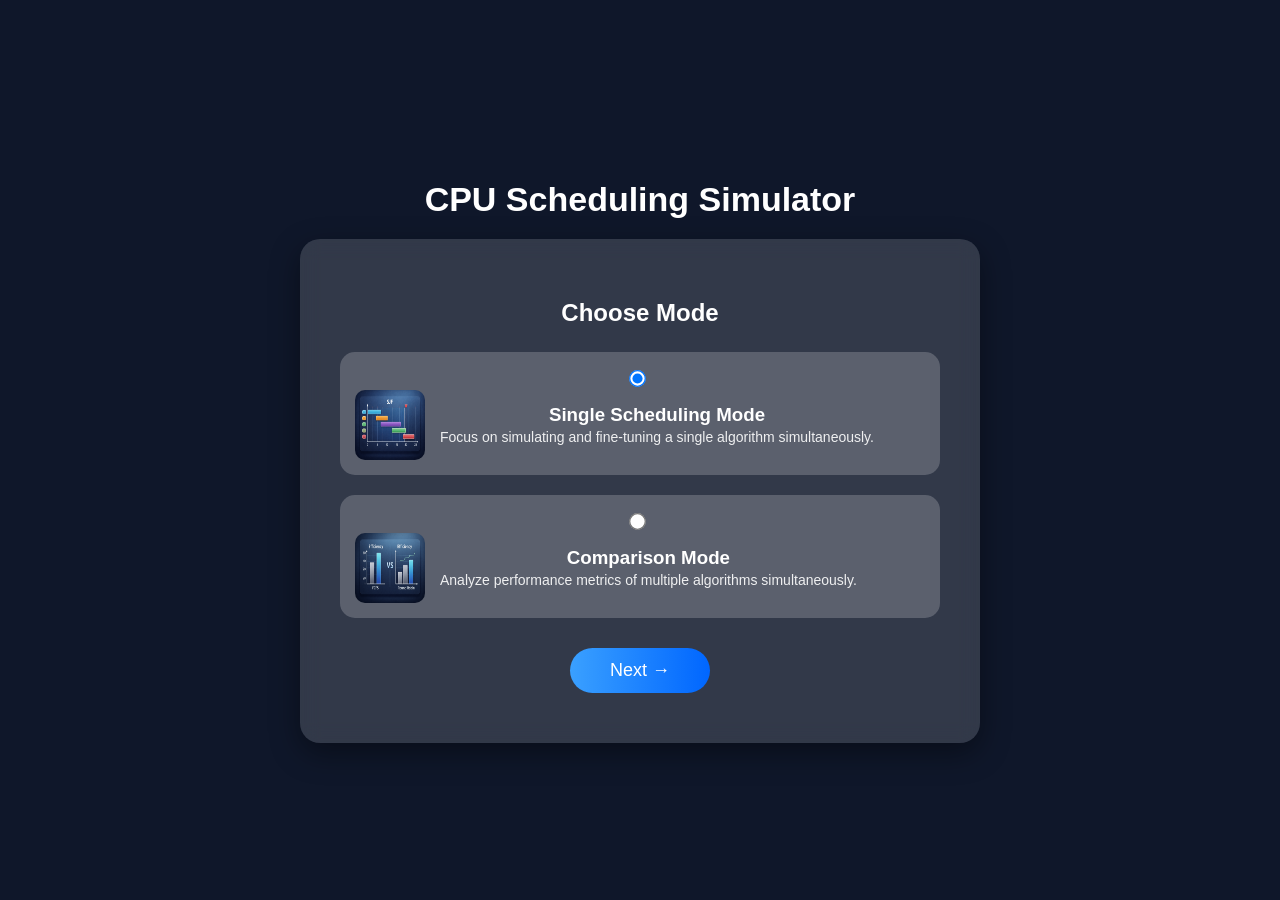
<file: cpu-scheduling-web/index.html>
<!DOCTYPE html>
<html>
<head>
<meta charset="UTF-8">
<title>CPU Scheduling Simulator</title>
<link rel="stylesheet" href="style.css">
</head>

<body>

<h1 class="title">CPU Scheduling Simulator</h1>

<div class="container">

<h2>Choose Mode</h2>

<div class="mode-box">

<label class="mode-option">
<input type="radio" name="mode" value="single" checked>

<div class="mode-content">
<img src="single.png">
<div>
<h3>Single Scheduling Mode</h3>
<p>Focus on simulating and fine-tuning a single algorithm simultaneously.</p>
</div>
</div>

</label>



<label class="mode-option">
<input type="radio" name="mode" value="comparison">

<div class="mode-content">
<img src="compare.png">
<div>
<h3>Comparison Mode</h3>
<p>Analyze performance metrics of multiple algorithms simultaneously.</p>
</div>
</div>

</label>

</div>

<button class="next-btn" onclick="goNext()">Next →</button>

</div>


<script>

function goNext(){

let mode=document.querySelector('input[name="mode"]:checked').value

if(mode==="single")
window.location="single.html"

else
window.location="comparison.html"

}

</script>


<style>

body{
font-family:Arial;
margin:0;
height:100vh;
display:flex;
flex-direction:column;
align-items:center;
justify-content:center;
background:#0f172a;
color:white;
}

.title{
margin-bottom:20px;
font-size:34px;
}

.container{
background:rgba(255,255,255,0.15);
backdrop-filter:blur(10px);
padding:40px;
border-radius:20px;
width:600px;
box-shadow:0 10px 30px rgba(0,0,0,0.4);
text-align:center;
}

.mode-box{
margin-top:25px;
display:flex;
flex-direction:column;
gap:20px;
}

.mode-option{
background:rgba(255,255,255,0.2);
border-radius:15px;
padding:15px;
cursor:pointer;
transition:0.3s;
display:block;
}

.mode-option:hover{
transform:scale(1.02);
background:rgba(255,255,255,0.3);
}

.mode-option input{
margin-right:10px;
transform:scale(1.3);
}

.mode-content{
display:flex;
align-items:center;
gap:15px;
}

.mode-content img{
width:70px;
height:70px;
border-radius:10px;
}

.mode-content h3{
margin:0;
}

.mode-content p{
margin:3px 0 0 0;
font-size:14px;
opacity:0.9;
}

.next-btn{
margin-top:30px;
background:linear-gradient(90deg,#3aa0ff,#0066ff);
border:none;
padding:12px 40px;
font-size:18px;
color:white;
border-radius:30px;
cursor:pointer;
transition:0.3s;
}

.next-btn:hover{
transform:scale(1.05);
}


 </style>

</body>
</html>
</file>
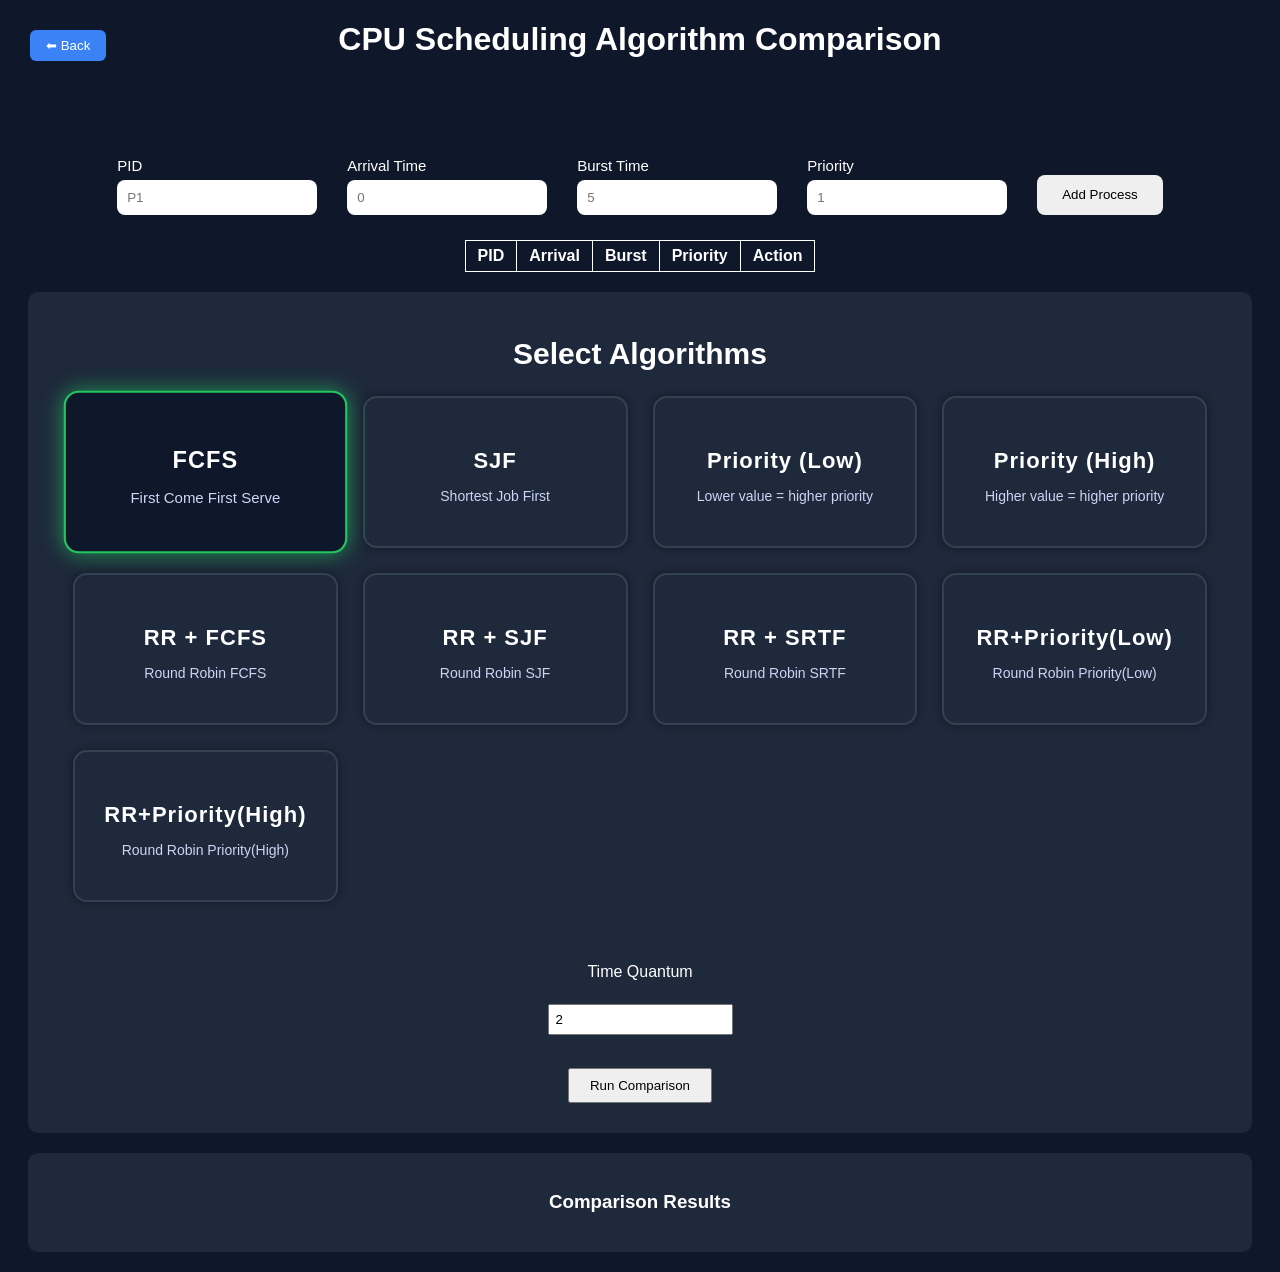
<file: cpu-scheduling-web/comparison.html>
<!DOCTYPE html>
<html>
<head>
<meta charset="UTF-8">
<title>Algorithm Comparison</title>
<link rel="stylesheet" href="style.css">
</head>

<body>

<button onclick="goBack()" class="back-btn">⬅ Back</button>

<h1>CPU Scheduling Algorithm Comparison</h1>
<br><br>
<br><br>

<!-- INPUT SECTION -->

<div class="input-row">

<div class="input-group">
<label>PID</label>
<input id="pid" placeholder="P1">
</div>

<div class="input-group">
<label>Arrival Time</label>
<input id="arrival" placeholder="0">
</div>

<div class="input-group">
<label>Burst Time</label>
<input id="burst" placeholder="5">
</div>

<div class="input-group">
<label>Priority</label>
<input id="priority" placeholder="1">
</div>

<div class="input-group">
<label>&nbsp;</label>
<button onclick="addProcess()">Add Process</button>
</div>

</div>

<!-- PROCESS TABLE -->

<table id="processTable">

<tr>
<th>PID</th>
<th>Arrival</th>
<th>Burst</th>
<th>Priority</th>
<th>Action</th>
</tr>

</table>

<!-- ALGORITHM SELECTION -->

<div class="panel">

<h2 class="algo-title">Select Algorithms</h2>

<div class="algo-grid">

<label class="algo-card">
<input type="checkbox" value="fcfs" checked>
<div class="algo-box">
<h3>FCFS</h3>
<p>First Come First Serve</p>
</div>
</label>

<label class="algo-card">
<input type="checkbox" value="sjf">
<div class="algo-box">
<h3>SJF</h3>
<p>Shortest Job First</p>
</div>
</label>

<label class="algo-card">
<input type="checkbox" value="priorityLow">
<div class="algo-box">
<h3>Priority (Low)</h3>
<p>Lower value = higher priority</p>
</div>
</label>

<label class="algo-card">
<input type="checkbox" value="priorityHigh">
<div class="algo-box">
<h3>Priority (High)</h3>
<p>Higher value = higher priority</p>
</div>
</label>

<label class="algo-card">
<input type="checkbox" value="rr_fcfs">
<div class="algo-box">
<h3>RR + FCFS</h3>
<p>Round Robin FCFS</p>
</div>
</label>

<label class="algo-card">
<input type="checkbox" value="rr_sjf">
<div class="algo-box">
<h3>RR + SJF</h3>
<p>Round Robin SJF</p>
</div>
</label>

<label class="algo-card">
<input type="checkbox" value="rr_srtf">
<div class="algo-box">
<h3>RR + SRTF</h3>
<p>Round Robin SRTF</p>
</div>
</label>

<label class="algo-card">
<input type="checkbox" value="rr_priorityLow">
<div class="algo-box">
<h3>RR+Priority(Low)</h3>
<p>Round Robin Priority(Low)</p>
</div>
</label>

<label class="algo-card">
<input type="checkbox" value="rr_priorityHigh">
<div class="algo-box">
<h3>RR+Priority(High)</h3>
<p>Round Robin Priority(High)</p>
</div>
</label>

</div>

<br><br>

<label>Time Quantum</label>
<br><br>
<input id="quantum" value="2">

<br><br>

<button onclick="runComparison()">Run Comparison</button>

</div>

<!-- RESULTS -->

<div class="panel">

<h3>Comparison Results</h3>

<div id="comparisonResults"></div>

</div>

<script src="scheduler.js"></script>

<script>

function goBack(){
window.location="index.html"
}

</script>

</body>
</html>
</file>
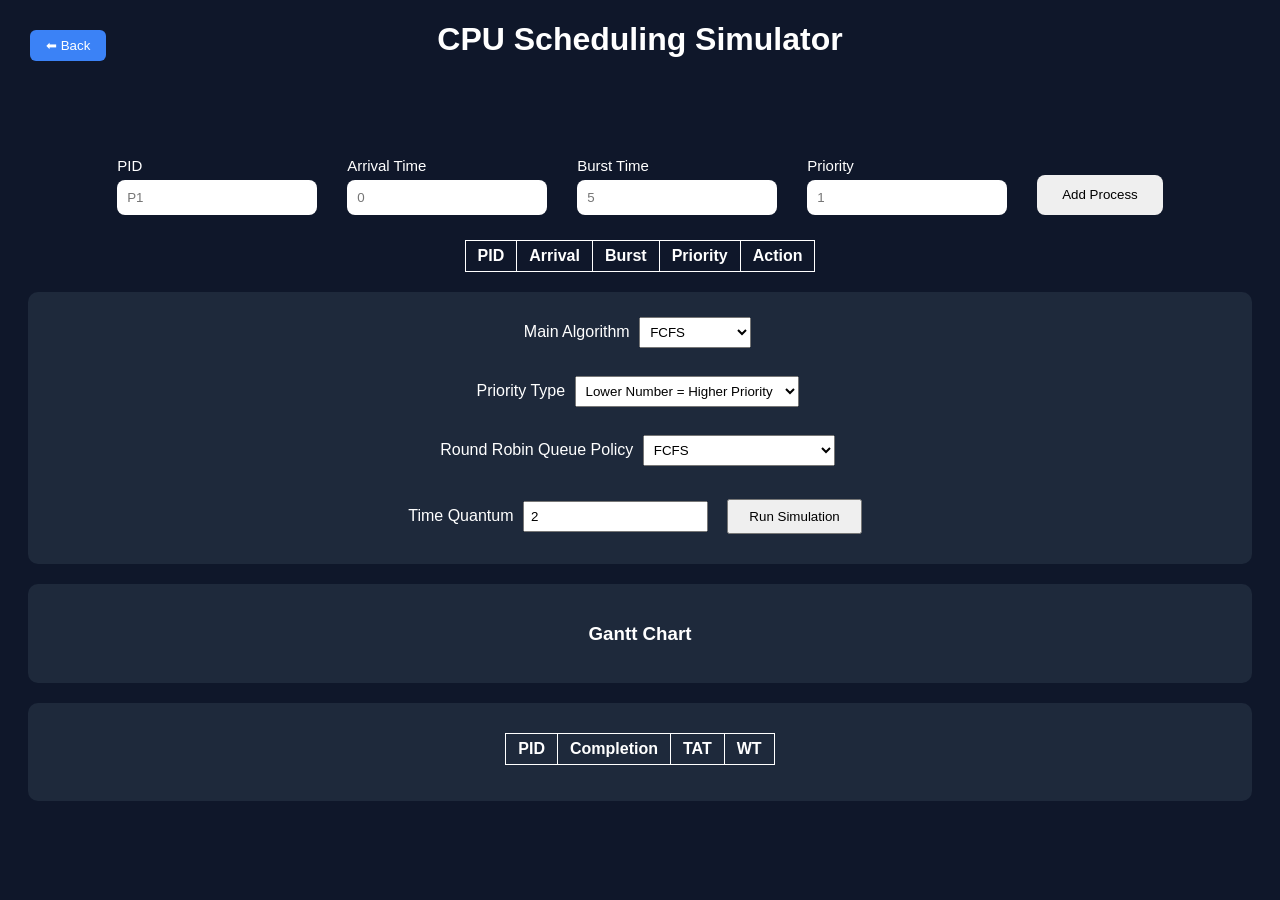
<file: cpu-scheduling-web/single.html>
<!DOCTYPE html>
<html>
<head>
<meta charset="UTF-8">
<title>Single Scheduling</title>
<link rel="stylesheet" href="style.css">
</head>

<body>
<button onclick="goBack()" class="back-btn">⬅ Back</button>
<h1>CPU Scheduling Simulator</h1>
<br><br>
<br><br>

<div class="input-row">

<div class="input-group">
<label>PID</label>
<input id="pid" placeholder="P1">
</div>

<div class="input-group">
<label>Arrival Time</label>
<input id="arrival" placeholder="0">
</div>

<div class="input-group">
<label>Burst Time</label>
<input id="burst" placeholder="5">
</div>

<div class="input-group">
<label>Priority</label>
<input id="priority" placeholder="1">
</div>

<div class="input-group">
<label>&nbsp;</label>
<button onclick="addProcess()">Add Process</button>
</div>

</div>

<table id="processTable">

<tr>
<th>PID</th>
<th>Arrival</th>
<th>Burst</th>
<th>Priority</th>
<th>Action</th>
</tr>

</table>

</div>

<div class="panel">

<label>Main Algorithm</label>

<select id="algorithm">
<option value="fcfs">FCFS</option>
<option value="sjf">SJF</option>
<option value="priority">Priority</option>
<option value="rr">Round Robin</option>
</select>
<br><br>
<label>Priority Type</label>

<select id="priorityType">
<option value="low">Lower Number = Higher Priority</option>
<option value="high">Higher Number = Higher Priority</option>
</select>

<br><br>

<label>Round Robin Queue Policy</label>

<select id="rrPolicy">
<option value="fcfs">FCFS</option>
<option value="sjf">SJF</option>
<option value="srtf">SRTF</option>
<option value="priorityLow">Priority (Low value higher)</option>
<option value="priorityHigh">Priority (High value higher)</option>
</select>

<br><br>

<label>Time Quantum</label>
<input id="quantum" value="2">

<button onclick="run()">Run Simulation</button>

</div>

<div class="panel">

<h3>Gantt Chart</h3>
<div id="ganttChart" class="gantt"></div>

</div>

<div class="panel">

<table id="resultTable">

<tr>
<th>PID</th>
<th>Completion</th>
<th>TAT</th>
<th>WT</th>
</tr>

</table>

<p id="avgTat"></p>
<p id="avgWt"></p>

</div>

<script src="scheduler.js"></script>

</body>
</html>
</file>
<file: cpu-scheduling-web/style.css>
body{
font-family:Arial;
background:#0f172a;
color:white;
text-align:center;
}

/* panels */

.panel{
background:#1e293b;
padding:20px;
margin:20px;
border-radius:10px;
}
.input-row{
display:flex;
justify-content:center;
align-items:flex-end;
gap:30px;
margin-bottom:25px;
}

.input-group{
display:flex;
flex-direction:column;
align-items:flex-start;
}

.input-group label{
font-size:15px;
margin-bottom:6px;
}

/* input fields */

.input-group input{
padding:10px;
width:180px;
border-radius:8px;
border:none;
margin:0;
}

/* button */

.input-group button{
padding:10px 25px;
border-radius:8px;
border:none;
cursor:pointer;
margin:0;
height:40px;
}

/* inputs */

input,select{
padding:6px;
margin:5px;
}

button{
padding:8px 20px;
margin:10px;
cursor:pointer;
}

/* tables */

table{
margin:auto;
border-collapse:collapse;
margin-top:10px;
}

th,td{
border:1px solid white;
padding:6px 12px;
}

/* Gantt Chart */

/* Gantt Chart */

.gantt-row{
display:flex;
justify-content:center;
margin-top:30px;
}

.gantt-block{
background:#2f63d6;
color:white;
padding:25px 0;
font-size:15px;
font-weight:bold;
text-align:center;
border:2px solid #e5e7eb;
}


.gantt-time{
display:flex;
justify-content:center;
margin-top:10px;
font-size:16px;
}

.gantt-time span{
position:relative;
top:10px;   /* move numbers slightly downward */
}

.time-row{
display:flex;
justify-content:center;
margin-top:10px;
font-size:16px;
}
.time-row span{
position:relative;
top:10px;   /* move numbers slightly downward */
}



.back-btn{
position:absolute;
top:20px;
left:20px;
background:#3b82f6;
color:white;
border:none;
padding:8px 16px;
border-radius:6px;
cursor:pointer;
}

.algo-title{
font-size:30px;
margin-bottom:25px;
font-weight:bold;
}

/* grid layout */

.algo-grid{
display:grid;
grid-template-columns:repeat(auto-fit,minmax(230px,1fr));
gap:25px;
margin:25px;
}

/* card container */

.algo-card{
cursor:pointer;
}

.algo-card input{
display:none;
}

/* card design */

.algo-box{
background:#1e293b;
padding:28px;
border-radius:14px;
border:2px solid #334155;
transition:all 0.35s ease;
text-align:center;
box-shadow:0 0 10px rgba(0,0,0,0.4);
}

/* hover effect */

.algo-box:hover{
transform:translateY(-6px) scale(1.03);
border-color:#3b82f6;
box-shadow:0 0 18px rgba(59,130,246,0.5);
}

/* title */

.algo-box h3{
margin-bottom:10px;
font-size:22px;
letter-spacing:1px;
}

/* description */

.algo-box p{
font-size:14px;
color:#cbd5f5;
}

/* selected card */

.algo-card input:checked + .algo-box{
border:2px solid #22c55e;
background:#0f172a;
transform:scale(1.07);
box-shadow:0 0 20px rgba(34,197,94,0.7);
}
</file>
